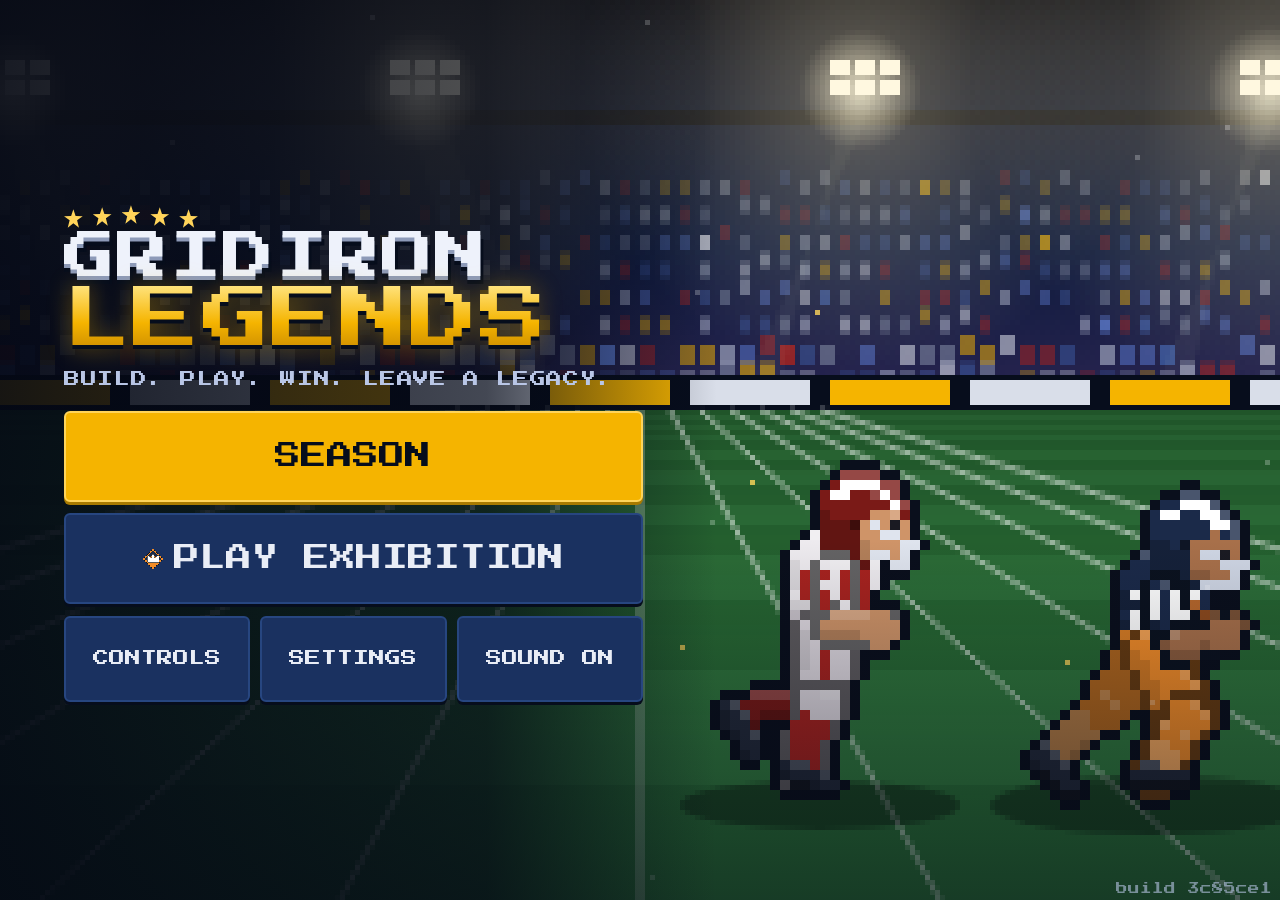
<file: index.html>
<!doctype html>
<html lang="en">
  <head>
    <meta name="robots" content="noindex,nofollow" />
    <meta charset="UTF-8" />
    <meta name="viewport" content="width=device-width, initial-scale=1, maximum-scale=1, user-scalable=no, viewport-fit=cover" />
    <meta name="theme-color" content="#0b1730" />
    <meta name="mobile-web-app-capable" content="yes" />
    <meta name="apple-mobile-web-app-capable" content="yes" />
    <meta name="apple-mobile-web-app-status-bar-style" content="black-translucent" />
    <meta name="apple-mobile-web-app-title" content="Gridiron" />
    <link rel="icon" type="image/png" sizes="32x32" href="./favicon-32.png" />
    <link rel="icon" href="./favicon.ico" sizes="any" />
    <link rel="apple-touch-icon" href="./apple-touch-icon.png" />
    <link rel="manifest" href="./manifest.webmanifest" />
    <title>Gridiron Legends</title>
    <script type="module" crossorigin src="./assets/index-B13g34JE.js"></script>
    <link rel="modulepreload" crossorigin href="./assets/rolldown-runtime-4tVxZq34.js">
    <link rel="modulepreload" crossorigin href="./assets/react-Br0ptrPz.js">
    <link rel="modulepreload" crossorigin href="./assets/store-CyBKmIxR.js">
    <link rel="modulepreload" crossorigin href="./assets/seasonSave-wXHTCeVS.js">
    <link rel="modulepreload" crossorigin href="./assets/dist-CMedSjkm.js">
    <link rel="modulepreload" crossorigin href="./assets/preload-helper-DclECHGd.js">
    <link rel="modulepreload" crossorigin href="./assets/orientation-B1HP1fCb.js">
    <link rel="stylesheet" crossorigin href="./assets/index-DMfNVBkq.css">
  </head>
  <body>
    <div id="root"></div>
  </body>
</html>
</file>
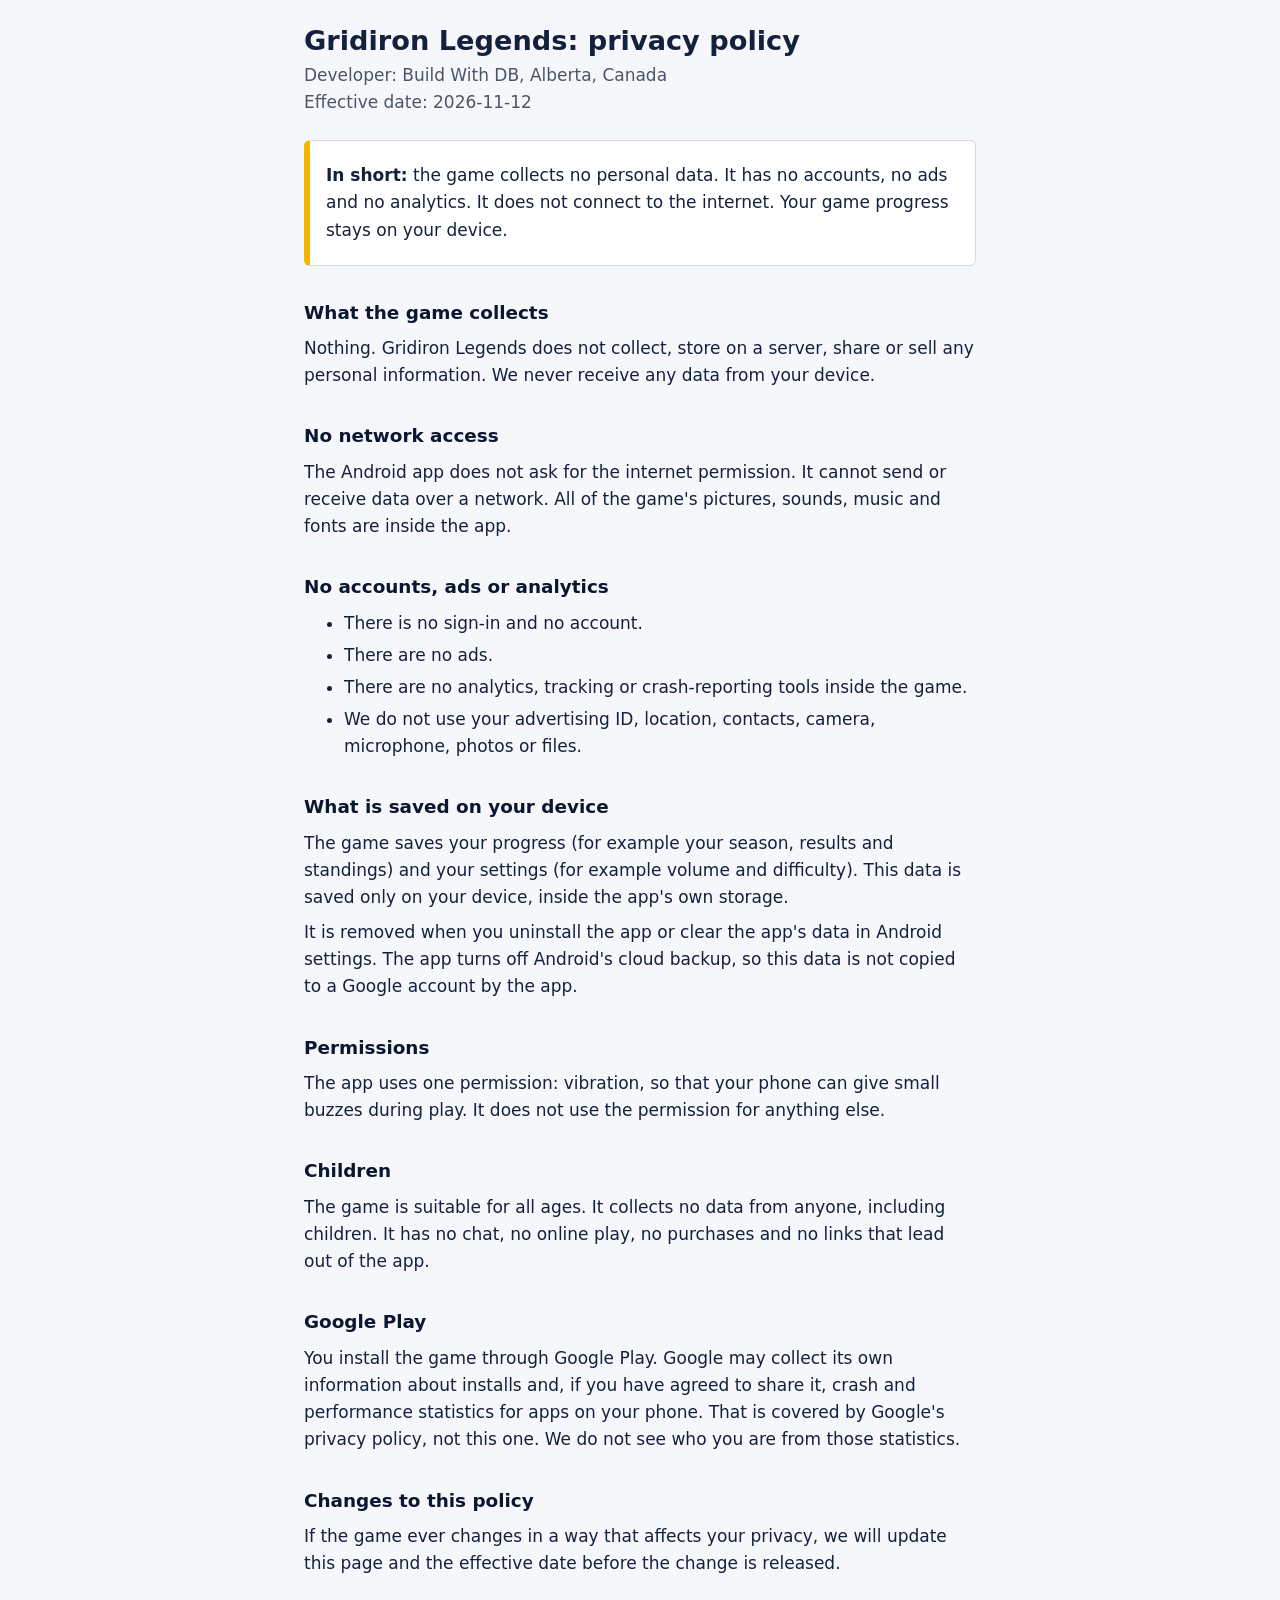
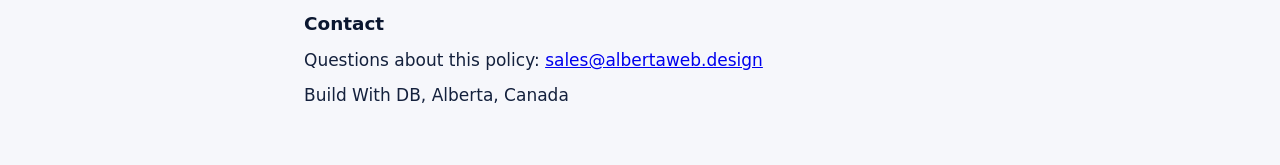
<file: privacy/index.html>
<!doctype html>
<html lang="en">
<head>
<meta charset="utf-8">
<meta name="viewport" content="width=device-width, initial-scale=1">
<title>Gridiron Legends privacy policy</title>
<meta name="description" content="Privacy policy for the Android game Gridiron Legends by Build With DB.">
<style>
  :root { color-scheme: light dark; }
  body { margin: 0; background: #f6f7fb; color: #14213d; font: 17px/1.6 system-ui, -apple-system, "Segoe UI", Roboto, Arial, sans-serif; }
  main { max-width: 42rem; margin: 0 auto; padding: 1.5rem 1rem 3rem; }
  h1 { font-size: 1.7rem; line-height: 1.25; margin: 0 0 .25rem; }
  h2 { font-size: 1.15rem; margin: 2rem 0 .4rem; color: #0b1730; }
  p, ul { margin: .5rem 0; }
  li { margin: .3rem 0; }
  .meta { color: #4a5568; margin: 0 0 1.5rem; }
  .box { background: #fff; border: 1px solid #d5d9e4; border-left: 6px solid #f5b400; border-radius: 6px; padding: .8rem 1rem; }
  @media (prefers-color-scheme: dark) {
    body { background: #0b1730; color: #e8ecf5; }
    h2 { color: #ffd45a; }
    .meta { color: #aab3c7; }
    .box { background: #14264a; border-color: #2b3f6b; border-left-color: #f5b400; }
  }
</style>
</head>
<body>
<main>
  <h1>Gridiron Legends: privacy policy</h1>
  <p class="meta">Developer: Build With DB, Alberta, Canada<br>Effective date: 2026-11-12</p>

  <div class="box">
    <p><strong>In short:</strong> the game collects no personal data. It has no accounts, no ads and no analytics. It does not connect to the internet. Your game progress stays on your device.</p>
  </div>

  <h2>What the game collects</h2>
  <p>Nothing. Gridiron Legends does not collect, store on a server, share or sell any personal information. We never receive any data from your device.</p>

  <h2>No network access</h2>
  <p>The Android app does not ask for the internet permission. It cannot send or receive data over a network. All of the game's pictures, sounds, music and fonts are inside the app.</p>

  <h2>No accounts, ads or analytics</h2>
  <ul>
    <li>There is no sign-in and no account.</li>
    <li>There are no ads.</li>
    <li>There are no analytics, tracking or crash-reporting tools inside the game.</li>
    <li>We do not use your advertising ID, location, contacts, camera, microphone, photos or files.</li>
  </ul>

  <h2>What is saved on your device</h2>
  <p>The game saves your progress (for example your season, results and standings) and your settings (for example volume and difficulty). This data is saved only on your device, inside the app's own storage.</p>
  <p>It is removed when you uninstall the app or clear the app's data in Android settings. The app turns off Android's cloud backup, so this data is not copied to a Google account by the app.</p>

  <h2>Permissions</h2>
  <p>The app uses one permission: vibration, so that your phone can give small buzzes during play. It does not use the permission for anything else.</p>

  <h2>Children</h2>
  <p>The game is suitable for all ages. It collects no data from anyone, including children. It has no chat, no online play, no purchases and no links that lead out of the app.</p>

  <h2>Google Play</h2>
  <p>You install the game through Google Play. Google may collect its own information about installs and, if you have agreed to share it, crash and performance statistics for apps on your phone. That is covered by Google's privacy policy, not this one. We do not see who you are from those statistics.</p>

  <h2>Changes to this policy</h2>
  <p>If the game ever changes in a way that affects your privacy, we will update this page and the effective date before the change is released.</p>

  <h2>Contact</h2>
  <p>Questions about this policy: <a href="mailto:sales@albertaweb.design">sales@albertaweb.design</a></p>
  <p>Build With DB, Alberta, Canada</p>
</main>
</body>
</html>
</file>
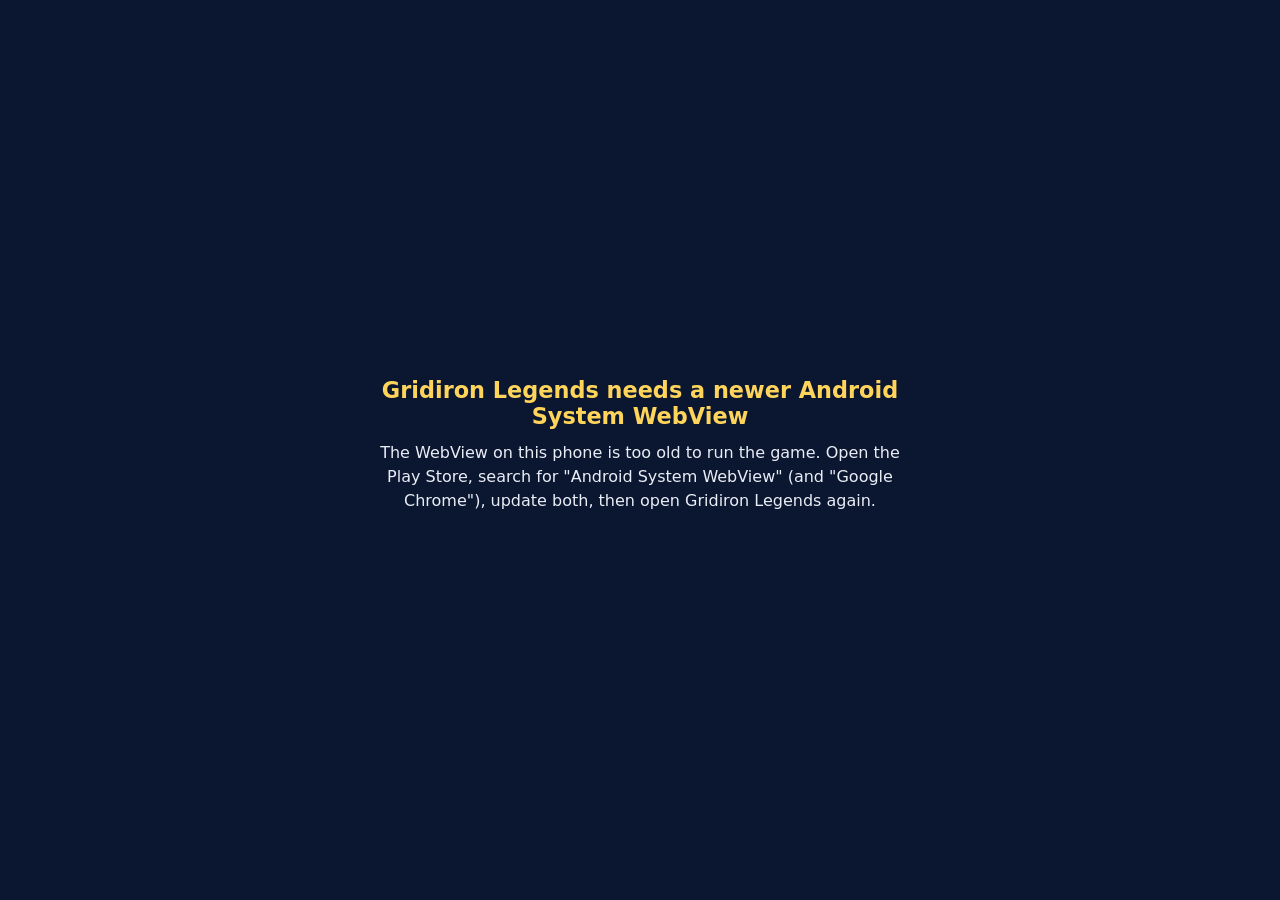
<file: webview-too-old.html>
<!doctype html>
<html lang="en">
<head>
<meta charset="utf-8">
<meta name="viewport" content="width=device-width, initial-scale=1">
<title>Update Android System WebView</title>
<style>
  html, body { margin: 0; height: 100%; background: #0b1730; color: #e9edf6; font-family: system-ui, sans-serif; }
  body { display: flex; align-items: center; justify-content: center; text-align: center; }
  main { max-width: 34em; padding: 24px; }
  h1 { color: #ffd45a; font-size: 1.4em; margin: 0 0 12px; }
  p { line-height: 1.5; margin: 0 0 10px; }
</style>
</head>
<body>
<main>
  <h1>Gridiron Legends needs a newer Android System WebView</h1>
  <p>The WebView on this phone is too old to run the game. Open the Play Store, search for "Android System WebView" (and "Google Chrome"), update both, then open Gridiron Legends again.</p>
</main>
</body>
</html>
</file>
<file: assets/index-DMfNVBkq.css>
@font-face{font-family:"Press Start 2P";font-style:normal;font-weight:400;font-display:swap;src:url(./PressStart2P-latin-_wFEWmAB.woff2)format("woff2")}:root{--navy-950:#060d1c;--navy-900:#0b1730;--navy-800:#11224a;--navy-700:#1a3160;--navy-600:#274680;--gold:#f5b400;--gold-hi:#ffd45a;--gold-lo:#a87a00;--ink:#e9edf6;--muted:#8fa0c4;--red:#ff5a4e;--green:#2fd07a;--amber:#ffc93c;--lw:100vw;--lh:100vh;--sa-t:env(safe-area-inset-top,0px);--sa-r:env(safe-area-inset-right,0px);--sa-b:env(safe-area-inset-bottom,0px);--sa-l:env(safe-area-inset-left,0px);--u:min(calc(var(--lh) / 100), calc(var(--lw) * .005625));--px:"Press Start 2P", ui-monospace, "Courier New", monospace;--sans:system-ui, -apple-system, "Segoe UI", Roboto, "Helvetica Neue", Arial, sans-serif;--fs-s:max(8px, calc(var(--u) * 2.2));--fs-m:max(9px, calc(var(--u) * 2.7));--fs-l:max(11px, calc(var(--u) * 3.6));--tap:max(48px, calc(var(--u) * 12));--lightningcss-light: ;--lightningcss-dark:initial;color-scheme:dark}@supports (height:100dvh){:root{--lh:100dvh}}*{box-sizing:border-box;-webkit-tap-highlight-color:transparent}html,body,#root{overscroll-behavior:none;touch-action:pan-x pan-y;-webkit-text-size-adjust:100%;-moz-text-size-adjust:100%;text-size-adjust:100%;background:var(--navy-950);width:100%;height:100%;color:var(--ink);font-family:var(--sans);-webkit-user-select:none;user-select:none;-webkit-touch-callout:none;margin:0;padding:0;overflow:hidden}body{position:fixed;inset:0}.app{position:fixed;inset:0;overflow:hidden}h1,h2,h3,h4{font-weight:400}.px{font-family:var(--px);letter-spacing:0;text-transform:uppercase}.btn{font-family:var(--px);font-size:var(--fs-m);text-transform:uppercase;color:var(--ink);background:var(--navy-700);border:2px solid var(--navy-600);box-shadow:0 3px 0 var(--navy-950);min-height:var(--tap);cursor:pointer;touch-action:manipulation;text-align:center;border-radius:6px;justify-content:center;align-items:center;gap:6px;min-width:48px;padding:6px 12px;line-height:1.2;display:inline-flex}.btn:hover{background:var(--navy-600)}.btn:active,.btn.pressed{box-shadow:0 0 0 var(--navy-950);filter:brightness(1.12);transition:none;transform:translateY(3px)scale(.985)}.btn{transition:transform 80ms ease-out,box-shadow 80ms ease-out,filter 80ms}.btn[aria-pressed=true]{border-color:var(--gold)}.btn:focus-visible{outline:3px solid var(--gold-hi);outline-offset:2px}.btn[disabled]{opacity:.4;cursor:not-allowed}.btn.primary{background:var(--gold);color:var(--navy-950);border-color:var(--gold-hi);box-shadow:0 3px 0 var(--gold-lo)}.btn.primary:hover{background:var(--gold-hi)}.btn.primary:active{box-shadow:0 0 0 var(--gold-lo)}.btn.big{min-height:calc(var(--tap) * 1.1);font-size:var(--fs-l);gap:10px}.btn.selected{background:var(--gold);color:var(--navy-950);border-color:var(--gold-hi)}.btn.ghost{box-shadow:none;background:0 0}.seg{gap:4px;display:flex}.seg .btn{min-width:0;font-size:var(--fs-s);flex:1 1 0;padding:4px 2px}.screen{padding:max(8px, var(--sa-t)) max(10px, var(--sa-r)) max(8px, var(--sa-b)) max(10px, var(--sa-l));background:radial-gradient(120% 90% at 50% 0%, var(--navy-800) 0%, var(--navy-900) 55%, var(--navy-950) 100%);flex-direction:column;display:flex;position:absolute;inset:0}.screen:before{content:"";pointer-events:none;background:repeating-linear-gradient(90deg, #ffffff09 0 2px, transparent 2px calc(var(--u) * 10)), linear-gradient(180deg, transparent 70%, #f5b40014);position:absolute;inset:0}.screen>*{position:relative}.title{padding-left:max(calc(var(--lw) * .05), var(--sa-l));flex:1;justify-content:center;align-items:flex-start;overflow:hidden}.title:before{display:none}.title-backdrop{width:100%;height:100%;image-rendering:pixelated;object-fit:cover;object-position:50% 100%;z-index:0;inset:0;position:absolute!important}.title-shade{z-index:1;pointer-events:none;background:linear-gradient(90deg,#040814eb 0%,#040814b3 38%,#04081400 56%),linear-gradient(#04081400 60%,#0408148c);inset:0;position:absolute!important}.title-col{z-index:2;justify-content:center;gap:calc(var(--u) * 3.4);width:min(48%, calc(var(--u) * 92));flex-direction:column;height:100%;display:flex;position:relative}.logo-wrap{gap:calc(var(--u) * 1.2);flex-direction:column;display:flex}.logo-stars{gap:calc(var(--u) * 1.4);height:calc(var(--u) * 3.6);align-items:flex-end;display:flex}.logo-stars i{width:calc(var(--u) * 2.6);height:calc(var(--u) * 2.6);background:var(--gold-hi);clip-path:polygon(50% 0,62% 36%,100% 38%,70% 60%,80% 100%,50% 76%,20% 100%,30% 60%,0 38%,38% 36%);display:block}.logo{gap:calc(var(--u) * .2);font-family:var(--px);white-space:nowrap;flex-direction:column;margin:0;line-height:1;display:flex}.logo-a{font-size:calc(var(--u) * 7.2);color:#eef2fb;text-shadow:0 calc(var(--u) * .5) 0 #8d9ab8, 0 calc(var(--u) * 1.1) 0 var(--navy-950), calc(var(--u) * .4) calc(var(--u) * 1.1) 0 var(--navy-950);letter-spacing:.02em}.logo-b{font-size:calc(var(--u) * 9.4);color:var(--gold-hi);background:linear-gradient(#ffe27a 0%,#f5b400 55%,#c98a00 100%);-webkit-text-fill-color:transparent;filter:drop-shadow(0 calc(var(--u) * .6) 0 var(--navy-950)) drop-shadow(0 0 calc(var(--u) * 1.6) #f5b40059);letter-spacing:.02em;-webkit-background-clip:text;background-clip:text}.tagline{font-family:var(--px);font-size:var(--fs-s);color:#b9c6e6;margin:calc(var(--u) * 1.2) 0 0;letter-spacing:.04em}.stack{gap:calc(var(--u) * 1.6);flex-direction:column;align-items:stretch;width:100%;display:flex}.row3{gap:calc(var(--u) * 1.4);grid-template-columns:1fr 1fr 1fr;display:grid}.row3 .btn{font-size:var(--fs-s);padding:4px 3px}.crest{image-rendering:pixelated;flex:none;display:block}.kit-preview{image-rendering:pixelated;height:calc(var(--u) * 17);aspect-ratio:44/35;flex:none;width:auto;display:block}.rates .bar{height:max(5px, calc(var(--u) * .9))}.slot-card .name{font-size:max(var(--fs-m), calc(var(--u) * 3))}.footer-note{font-size:var(--fs-s);color:var(--muted)}.screen-head{min-height:var(--tap);flex:none;align-items:center;gap:10px;display:flex}.screen-head h2{text-transform:uppercase;font-family:var(--px);font-size:var(--fs-l);color:var(--gold);flex:1;margin:0}.select-body{flex:1;grid-template-columns:27% 1fr 27%;gap:10px;min-height:0;padding-top:6px;display:grid}.col{flex-direction:column;gap:8px;min-height:0;display:flex}.slot-card{border:2px solid var(--navy-600);background:var(--navy-800);text-align:left;min-height:0;color:var(--ink);cursor:pointer;font-family:var(--sans);border-radius:8px;flex-direction:column;flex:1;gap:4px;padding:8px 10px;display:flex;overflow:hidden}.slot-card.active{border-color:var(--gold);box-shadow:0 0 0 2px #f5b40059}.slot-card .tag{font-family:var(--px);font-size:var(--fs-s);color:var(--gold)}.slot-card .abbr{font-family:var(--px);font-size:var(--fs-l)}.slot-main{justify-content:space-between;align-items:flex-end;gap:6px;min-width:0;display:flex}.slot-id{align-items:center;gap:6px;min-width:0;display:flex}.rates{grid-template-columns:repeat(4,1fr);gap:3px 6px;display:grid}.tag-row{justify-content:space-between;align-items:baseline;gap:6px;display:flex}.rate{flex-direction:column;gap:2px;min-width:0;display:flex}.rate em{font-style:normal;font-family:var(--px);color:var(--muted);font-size:7px;line-height:1}.slot-card .name{font-size:var(--fs-m);font-weight:700;line-height:1.15}.slot-card .meta{font-size:var(--fs-s);color:var(--muted)}.chips{gap:3px;display:flex}.chip{width:calc(var(--u) * 3.4);height:calc(var(--u) * 3.4);border:1px solid #ffffff59;border-radius:3px;min-width:12px;min-height:12px}.ovr{font-family:var(--px);font-size:var(--fs-s);color:var(--gold-hi)}.bar{background:var(--navy-950);border-radius:3px;height:5px;overflow:hidden}.bar>i{background:linear-gradient(90deg, var(--gold-lo), var(--gold-hi));height:100%;display:block}.team-grid{grid-template-rows:repeat(4,1fr);grid-template-columns:repeat(4,1fr);gap:6px;min-height:0;display:grid}.team-tile{border:2px solid var(--navy-600);background:var(--navy-800);min-width:0;min-height:48px;color:var(--ink);cursor:pointer;text-align:left;font-family:var(--sans);border-radius:6px;flex-direction:column;justify-content:center;align-items:flex-start;gap:2px;padding:4px 4px 4px 15px;display:flex;position:relative;overflow:hidden}.team-tile:before{content:"";background:var(--c1);width:5px;box-shadow:5px 0 0 var(--c2);position:absolute;top:0;bottom:0;left:0}.team-tile .abbr{font-family:var(--px);font-size:var(--fs-m)}.team-tile .crest{opacity:.95;position:absolute;bottom:4px;right:4px}.team-tile .nick{font-size:var(--fs-s);color:var(--muted);white-space:nowrap;text-overflow:ellipsis;max-width:100%;overflow:hidden}.team-tile .ovr{font-size:var(--fs-s)}.team-tile.you{border-color:var(--gold)}.team-tile.opp{border-color:var(--red)}.team-tile .badge{font-family:var(--px);background:var(--gold);color:var(--navy-950);border-radius:3px;padding:2px 3px;font-size:7px;position:absolute;top:3px;right:3px}.team-tile.opp .badge{background:var(--red);color:#fff}.settings{flex-direction:column;gap:6px;min-height:0;display:flex}.setting{flex-direction:column;gap:3px;display:flex}.setting label,.setting .lbl{font-family:var(--px);font-size:var(--fs-s);color:var(--muted)}.settings .start{margin-top:auto}.match{position:absolute;inset:0}.field-layer{background:var(--navy-950);position:absolute;bottom:0;left:0;right:0;overflow:hidden}.field-layer canvas{touch-action:none;display:block}.field-host{position:absolute;inset:0}.vignette.off{display:none}.vignette{pointer-events:none;position:absolute;inset:0}.vignette i{display:block;position:absolute}.vignette .vl{background:linear-gradient(90deg,#0206128c,#02061200);width:8%;top:0;bottom:0;left:0}.vignette .vr{background:linear-gradient(270deg,#0206128c,#02061200);width:8%;top:0;bottom:0;right:0}.vignette .vb{background:linear-gradient(#02061200,#02061280);height:12%;bottom:0;left:0;right:0}.scorebar{background:linear-gradient(180deg, var(--navy-800), var(--navy-950));box-shadow:0 2px 0 var(--gold);z-index:30;font-family:var(--px);font-size:var(--fs-m);align-items:stretch;gap:0;display:flex;position:absolute;top:0;left:0;right:0;overflow:hidden}.sb-cell{padding:0 calc(var(--u) * 1.6);white-space:nowrap;border-right:1px solid #ffffff14;align-items:center;gap:6px;min-width:0;display:flex}.sb-pause{width:48px;min-width:48px;color:var(--gold);font-family:var(--px);font-size:var(--fs-l);cursor:pointer;touch-action:manipulation;background:0 0;border:0;justify-content:center;padding:0}.sb-pause:hover{background:#ffffff14}.sb-speed{width:48px;min-width:48px;color:var(--muted);font-family:var(--px);font-size:var(--fs-m);cursor:pointer;touch-action:manipulation;background:0 0;border:0;justify-content:center;padding:0}.sb-speed.on{color:var(--navy-950);background:var(--gold)}.pause-icon{gap:5px;display:flex}.pause-icon i{background:var(--gold);border-radius:1px;width:5px;height:18px}.sb-team{gap:6px;position:relative}.sb-team.has-ball:after{content:"";background:var(--gold);height:3px;box-shadow:0 0 8px var(--gold);position:absolute;bottom:0;left:0;right:0}.sb-team.has-ball{background:linear-gradient(#f5b40000,#f5b40029)}.sb-meta{flex-direction:column;align-items:center;gap:3px;display:flex}.sb-score{font-size:var(--fs-l);color:var(--gold-hi);text-align:right;min-width:2ch}.sb-ball{background:#a85a26;border:1px solid #f3ead8;border-radius:50%;flex:none;width:8px;height:5px}.pips{gap:2px;display:flex}.pips i{background:var(--gold);border-radius:50%;width:5px;height:5px}.pips i.off{background:var(--navy-600)}.sb-clock{flex-direction:column;justify-content:center;gap:2px;line-height:1}.sb-clock b{font-size:var(--fs-l);color:var(--ink);font-weight:400}.sb-clock small{font-size:var(--fs-s);color:var(--muted)}.sb-sit{color:var(--ink);flex:1;justify-content:center;min-width:0;overflow:hidden}.sb-play{color:var(--muted);flex-direction:column;justify-content:center;gap:2px;font-size:7px;line-height:1}.sb-play b{font-size:var(--fs-l);color:var(--gold-hi);font-weight:400}.sb-play.low b{color:var(--red)}.sb-teams{flex:none;align-items:stretch;display:flex}.zone{z-index:20;pointer-events:none;position:absolute}.zone.hint{border:2px dashed #fff0}.input-layer{z-index:15;touch-action:none;-webkit-user-select:none;user-select:none;position:absolute}.tbtn{z-index:22;font-family:var(--px);font-size:var(--fs-s);color:var(--ink);border:3px solid var(--gold);text-align:center;pointer-events:none;text-transform:uppercase;background:radial-gradient(circle at 35% 30%,#ffffff38,#fff0 55%),#11224ad1;border-radius:50%;justify-content:center;align-items:center;padding:0;line-height:1.1;display:flex;position:absolute;box-shadow:0 3px #00000080}.tbtn.down{background:var(--gold);color:var(--navy-950);transform:translateY(2px);box-shadow:0 1px #00000080}.tbtn.snap{border-color:var(--green)}.tbtn.recv{font-size:calc(var(--u) * 5.6);color:#0a0f1c;background:#9aa6bf;border-width:4px;border-color:#0a0f1c;font-weight:400;box-shadow:0 3px #00000080,inset 0 5px #ffffff47}.tbtn.recv[data-tint=g]{background:#2fd07a}.tbtn.recv[data-tint=a]{background:#ffc93c}.tbtn.recv[data-tint=r]{background:#ff5a4e}.tbtn.recv.down{color:#0a0f1c;filter:brightness(1.15);transform:translateY(3px)scale(.94)}.tbtn.recv.best{box-shadow:0 0 0 4px var(--gold), 0 0 16px 6px #ffd45acc;border-color:#fff}.tbtn.snap.down{background:var(--green)}.stick-ghost,.stick-base{z-index:21;pointer-events:none;border-radius:50%;position:absolute}.stick-ghost{background:#ffffff0a;border:2px dashed #ffffff38;border-radius:22px;justify-content:center;align-items:center;display:flex}.stick-ghost span{font-family:var(--px);font-size:max(7px, calc(var(--u) * 1.8));color:#ffffff73;letter-spacing:.08em;position:absolute;top:8px}.stick-ghost i{border:2px dashed #ffffff47;border-radius:50%;display:block}.stick-base{background:#0b173073;border:3px solid #ffffff8c}.pad-mark{opacity:.8;border:5px solid #0000;width:0;height:0;position:absolute}.pad-mark.n{border-top:0;border-bottom:7px solid #ffffffe6;top:5px;left:calc(50% - 5px)}.pad-mark.s{border-top:7px solid #ffffffe6;border-bottom:0;bottom:5px;left:calc(50% - 5px)}.pad-mark.w{border-left:0;border-right:7px solid #ffffffe6;top:calc(50% - 5px);left:5px}.pad-mark.e{border-left:7px solid #ffffffe6;border-right:0;top:calc(50% - 5px);right:5px}.stick-knob{background:radial-gradient(circle at 35% 30%, var(--gold-hi), var(--gold));border:2px solid var(--gold-lo);border-radius:50%;position:absolute;top:50%;left:50%}.hint-text{z-index:25;font-family:var(--px);font-size:var(--fs-s);color:var(--navy-950);background:var(--gold);pointer-events:none;white-space:nowrap;border-radius:4px;padding:5px 10px;position:absolute;left:50%;transform:translate(-50%)}.banner{z-index:26;align-items:stretch;gap:calc(var(--u) * 2);min-width:40%;max-width:78%;padding:calc(var(--u) * 1.4) calc(var(--u) * 3);border:3px solid var(--gold);pointer-events:none;background:linear-gradient(#142652f5,#081024f5);border-radius:8px;animation:.3s cubic-bezier(.2,1.4,.4,1) both slam;display:flex;position:absolute;left:50%;transform:translate(-50%);box-shadow:0 6px #0006,0 0 24px #f5b4001f}.banner.good{border-color:var(--green)}.banner.bad{border-color:var(--red)}.banner .b-text{text-align:center;flex-direction:column;flex:1;justify-content:center;min-width:0;display:flex}.banner .yds{min-width:calc(var(--u) * 15);padding-right:calc(var(--u) * 2);font-family:var(--px);border-right:2px solid #ffffff24;flex-direction:column;justify-content:center;align-items:center;display:flex}.banner .yds b{font-weight:400;font-size:calc(var(--u) * 6.4);color:var(--gold-hi);text-shadow:0 3px #00000080;line-height:1}.banner.good .yds b{color:var(--green)}.banner.bad .yds b{color:var(--red)}.banner .yds small{font-size:var(--fs-s);color:var(--muted);margin-top:4px}.banner h3{font-family:var(--px);font-size:var(--fs-l);color:var(--gold-hi);margin:0;line-height:1.2}.banner.good h3{color:var(--green)}.banner.bad h3{color:var(--red)}.banner.k-td{border-color:var(--gold);background:linear-gradient(#6e4c00f5,#281a00f5);animation:.3s cubic-bezier(.2,1.4,.4,1) both slam,1s ease-in-out infinite alternate glow}.banner.k-td h3{font-size:calc(var(--u) * 5.2);color:#fff3b0;text-shadow:0 3px #8a5d00,0 6px #00000073}.banner.k-turnover{border-color:var(--red);background:linear-gradient(#78120ef5,#240606f5);animation:.25s cubic-bezier(.2,1.6,.4,1) both slam,.35s linear .1s shake}.banner.k-turnover h3{font-size:calc(var(--u) * 4.6);color:#ffd7d2}.banner p{margin:calc(var(--u) * .9) 0 0;font-size:var(--fs-m);color:var(--ink)}.banner .tap{margin-top:calc(var(--u) * .8);font-family:var(--px);color:var(--muted);font-size:7px;display:block}@keyframes slam{0%{opacity:0;transform:translate(-50%)scale(1.5)}to{opacity:1;transform:translate(-50%)scale(1)}}@keyframes glow{0%{box-shadow:0 6px #0006,0 0 14px #f5b40033}to{box-shadow:0 6px #0006,0 0 34px #ffd23f99}}@keyframes shake{0%,to{margin-left:0}25%{margin-left:-6px}75%{margin-left:6px}}@keyframes pop{0%{opacity:0;transform:scale(.85)}to{opacity:1;transform:scale(1)}}.toast{z-index:27;font-family:var(--px);font-size:var(--fs-s);background:var(--red);color:#fff;pointer-events:none;white-space:nowrap;border-radius:4px;padding:5px 10px;position:absolute;left:50%;transform:translate(-50%)}.overlay{z-index:40;bottom:0;left:0;right:0;top:var(--bar,48px);padding:max(8px, calc(var(--u) * 1.6)) max(10px, var(--sa-r)) max(8px, var(--sa-b)) max(10px, var(--sa-l));justify-content:center;align-items:center;gap:calc(var(--u) * 1.4);background:#060d1ce6;flex-direction:column;display:flex;position:absolute}.overlay.full{top:0}.overlay.card{background:#060d1c80}.overlay h2{text-transform:uppercase;font-family:var(--px);font-size:var(--fs-l);color:var(--gold);text-align:center;margin:0;line-height:1.25}.overlay .sub{font-family:var(--px);font-size:var(--fs-s);color:var(--muted);text-align:center;line-height:1.5}.panel{background:var(--navy-800);border:3px solid var(--gold);padding:calc(var(--u) * 2) calc(var(--u) * 3);gap:calc(var(--u) * 1.6);border-radius:10px;flex-direction:column;align-items:center;max-width:94%;display:flex;box-shadow:0 6px #00000073}.call-head{flex:none;justify-content:space-between;align-items:center;gap:10px;width:100%;display:flex}.call-head .sit{font-family:var(--px);font-size:var(--fs-s);color:var(--ink)}.call-head h2{text-align:left}.cards{gap:calc(var(--u) * 1.4);flex:1;grid-template-rows:repeat(2,1fr);grid-template-columns:repeat(4,1fr);width:100%;min-height:0;display:grid}.call-tabs{gap:calc(var(--u) * .8);flex-wrap:wrap;flex:none;width:100%;display:flex}.call-tabs .tab{min-width:0;min-height:48px;font-size:var(--fs-s);flex:1 1 0;padding:2px 4px}.call-tabs .tab.selected{background:var(--gold);color:var(--navy-950);border-color:var(--gold-hi)}.card-btn{background:var(--navy-700);border:2px solid var(--navy-600);min-width:0;min-height:48px;box-shadow:0 3px 0 var(--navy-950);color:var(--ink);cursor:pointer;touch-action:manipulation;font-family:var(--sans);border-radius:8px;flex-direction:column;align-items:stretch;gap:2px;padding:4px 6px;display:flex;position:relative;overflow:hidden}.card-btn:hover,.card-btn:focus-visible{border-color:var(--gold);background:var(--navy-600);outline:none}.card-btn.suggested{border-color:var(--gold);box-shadow:0 0 0 2px #f5b40080, 0 3px 0 var(--navy-950);background:linear-gradient(180deg, #223a74, var(--navy-700))}.card-btn .pick{font-family:var(--px);background:var(--gold);color:var(--navy-950);pointer-events:none;border-radius:3px;padding:2px 4px;font-size:7px;position:absolute;bottom:5px;right:5px}.card-btn:active{box-shadow:none;transform:translateY(2px)}.card-top,.card-tag{flex:none}.card-top{justify-content:space-between;align-items:center;gap:4px;display:flex}.card-name{font-family:var(--px);font-size:var(--fs-s);text-align:left;min-width:0;line-height:1.2;overflow:hidden}.card-key{font-family:var(--px);color:var(--navy-950);background:var(--gold);border-radius:3px;flex:none;padding:2px 4px;font-size:7px}.card-tag{font-family:var(--px);text-align:left;color:var(--muted);font-size:7px}.card-tag.run,.card-tag.man{color:var(--amber)}.card-tag.pass,.card-tag.zonecall{color:#7fd1ff}.card-tag.blitz{color:var(--red)}.card-diagram{flex:1;width:100%;min-height:0}.card-diagram svg{width:100%;height:100%;display:block}.choice-row{gap:calc(var(--u) * 2);display:flex}.choice{min-width:calc(var(--u) * 26);min-height:calc(var(--u) * 20);font-size:var(--fs-m);flex-direction:column;gap:6px}.choice small{font-family:var(--sans);font-size:var(--fs-s);text-transform:none;opacity:.85}.meter{z-index:24;left:50%;bottom:max(8px, var(--sa-b));width:min(44%, calc(var(--u) * 70));border:3px solid var(--gold);padding:calc(var(--u) * 1.4) calc(var(--u) * 2);gap:calc(var(--u) * 1);pointer-events:none;background:#0b1730eb;border-radius:8px;flex-direction:column;display:flex;position:absolute;transform:translate(-50%)}.meter .lbl{font-family:var(--px);font-size:var(--fs-s);color:var(--gold-hi);justify-content:space-between;display:flex}.meter .track{height:calc(var(--u) * 4.2);background:var(--navy-950);border:2px solid var(--navy-600);border-radius:4px;min-height:18px;position:relative;overflow:hidden}.meter .sweet{background:#2fd07a59;position:absolute;top:0;bottom:0}.meter .mid{background:#ffffff80;width:2px;position:absolute;top:0;bottom:0;left:calc(50% - 1px)}.meter .fill{background:linear-gradient(90deg, var(--gold-lo), var(--gold-hi));position:absolute;top:0;bottom:0;left:0}.meter .mark{width:5px;box-shadow:0 0 0 2px var(--navy-950);background:#fff;border-radius:2px;margin-left:-2px;position:absolute;top:-2px;bottom:-2px}.meter .lock{background:var(--green);width:3px;margin-left:-1px;position:absolute;top:0;bottom:0}.meter .tapnote{font-family:var(--px);color:var(--muted);text-align:center;font-size:7px}.pause-menu{gap:calc(var(--u) * 1.6);min-width:min(64%, calc(var(--u) * 58))}.help{gap:calc(var(--u) * 2);width:100%;font-size:var(--fs-m);grid-template-columns:repeat(3,1fr);display:grid}.help h4{font-family:var(--px);font-size:var(--fs-s);color:var(--gold-hi);margin:0 0 4px}.help ul{flex-direction:column;gap:3px;margin:0;padding:0;list-style:none;display:flex}.help li{line-height:1.25;font-size:max(10px, calc(var(--u) * 2.6))}.help li b{font-family:var(--px);color:var(--gold);font-size:.82em;font-weight:400}.drive-card .headline{font-family:var(--px);font-size:var(--fs-l);text-align:center}.drive-card .headline.good{color:var(--green)}.drive-card .headline.bad{color:var(--red)}.drive-card ul{font-size:var(--fs-m);flex-direction:column;gap:2px;width:100%;margin:0;padding:0;list-style:none;display:flex}.drive-card .stats{font-family:var(--px);font-size:var(--fs-s);color:var(--muted)}.post-body{flex:1;grid-template-columns:1fr 1fr;gap:12px;min-height:0;padding-top:4px;display:grid}.box{background:var(--navy-800);border:2px solid var(--navy-600);padding:calc(var(--u) * 1.6);gap:calc(var(--u) * 1.2);border-radius:8px;flex-direction:column;min-height:0;display:flex;overflow:hidden}.result{font-family:var(--px);font-size:var(--fs-l);text-align:center;color:var(--gold);margin:0}.final-score{font-family:var(--px);justify-content:space-around;align-items:center;display:flex}.final-score div{flex-direction:column;align-items:center;gap:3px;display:flex}.final-score .n{font-size:calc(var(--u) * 7);color:var(--gold-hi)}.final-score .a{font-size:var(--fs-m)}.final-score .w .n{color:var(--green)}table.qt{border-collapse:collapse;width:100%;font-family:var(--px);font-size:var(--fs-s);text-align:center}table.qt th{color:var(--muted);padding:2px;font-weight:400}table.qt td{padding:3px 2px}table.qt td:first-child,table.qt th:first-child{text-align:left}table.qt tr+tr td{border-top:1px solid #ffffff14}.stat-row{font-size:var(--fs-m);border-bottom:1px solid #ffffff0f;grid-template-columns:1fr auto 1fr;align-items:center;gap:6px;padding:2px 0;display:grid}.stat-row span:first-child{text-align:right;font-family:var(--px);font-size:var(--fs-s);color:var(--gold-hi)}.stat-row span:last-child{text-align:left;font-family:var(--px);font-size:var(--fs-s);color:var(--gold-hi)}.stat-row span:nth-child(2){color:var(--muted);font-size:var(--fs-s);text-align:center;min-width:11ch}.star{font-size:var(--fs-s);color:var(--ink);line-height:1.35}.star b{font-family:var(--px);color:var(--gold);font-size:.85em;font-weight:400}.post-actions{flex:none;gap:10px;padding-top:8px;display:flex}.post-actions .btn{flex:1}.crash{z-index:3000;justify-content:center;align-items:center;gap:calc(var(--u) * 2.2);text-align:center;background:var(--navy-950);color:var(--ink);flex-direction:column;padding:16px 24px;display:flex;position:absolute;inset:0}.crash h2{font-family:var(--px);font-size:var(--fs-l);color:var(--gold-hi);margin:0}.crash-msg{font-family:var(--sans);font-size:max(13px, calc(var(--u) * 2.8));color:var(--ink);word-break:break-word;max-width:80%;margin:0}.crash-build{font-family:var(--px);font-size:var(--fs-s);color:var(--muted);margin:0}.crash .btn{min-width:160px}.sub.diag{font-size:max(6px, calc(var(--u) * 1.5));opacity:.6}.pause-why{margin-top:calc(var(--u) * 1.2);font-family:var(--px);font-size:max(6px, calc(var(--u) * 1.5));color:#b9c6e68c;text-align:center;letter-spacing:.02em}.build-id{right:max(8px, var(--sa-r));bottom:max(6px, var(--sa-b));z-index:3;pointer-events:none;font-family:var(--px);font-size:max(7px, calc(var(--u) * 1.6));color:#b9c6e699;position:absolute}:root[data-rot] .app{width:var(--lw);height:var(--lh);transform-origin:0 0;transform:translateX(var(--pw)) rotate(90deg);inset:0 auto auto 0}:root[data-rot] .scroll{touch-action:none}.sr-only{clip:rect(0 0 0 0);white-space:nowrap;width:1px;height:1px;position:absolute;overflow:hidden}:root[data-narrow] .select-body{grid-template-columns:22% 1fr 34%;gap:8px}:root[data-narrow] .team-tile .nick{display:none}:root[data-narrow] .team-tile{padding-left:14px}:root[data-narrow] .slot-card{padding:6px 8px}:root[data-narrow] .kit-preview{display:none}.panel.pop{animation:.28s cubic-bezier(.2,1.4,.4,1) both pop}.sub.gold{color:var(--gold)}.pause-menu .pause-grid{gap:calc(var(--u) * 1.4);grid-template-columns:1fr 1fr;align-items:end;width:100%;display:grid}.pause-grid .btn{min-width:0;font-size:var(--fs-s);padding:4px 6px}.lbl b.cur{color:var(--gold-hi);margin-left:6px;font-weight:400}.scroll.settings-scroll{max-height:calc(var(--lh) * .44);width:100%;margin-top:calc(var(--u) * .6);padding:0 2px calc(var(--u) * .6);flex:0 auto}.stepper-row{gap:calc(var(--u) * 1.4);grid-column:1/-1;grid-template-columns:repeat(3,minmax(0,1fr));align-items:end;display:grid}.stepper{flex-direction:column;gap:3px;min-width:0;display:flex}.stepper .lbl{font-family:var(--px);color:var(--muted);font-size:7px;line-height:1.25}.step-row{justify-content:space-between;align-items:center;gap:4px;display:flex}.step-row .btn{width:48px;font-size:var(--fs-l);flex:none;padding:0}.sound-test{grid-column:1/-1}.sound-test .step-row .btn.primary{width:auto;min-width:72px;font-size:var(--fs-s);padding:0 10px}.sound-test .step-row b{font-size:var(--fs-s);min-width:0;line-height:1.2}.step-row b{font-family:var(--px);font-weight:400;font-size:var(--fs-m);color:var(--gold-hi);text-align:center;flex:1}.score-line{justify-content:center;align-items:center;gap:calc(var(--u) * 2.4);font-family:var(--px);display:flex}.score-line .team{font-size:var(--fs-m);align-items:center;gap:6px;display:flex}.score-line .team b{font-weight:400}.score-line .n{font-size:calc(var(--u) * 7.2);color:var(--gold-hi);text-align:center;text-shadow:0 3px #00000080;min-width:2ch}.score-line .dash{color:var(--muted);font-size:var(--fs-l)}.interlude.halftime .panel,.overlay.final .panel{border-color:var(--gold-hi);box-shadow:0 6px #00000073,0 0 30px #f5b40059}.overlay.final h2{font-size:calc(var(--u) * 6)}.coin{width:calc(var(--u) * 7);height:calc(var(--u) * 7);background:radial-gradient(circle at 35% 30%, #fff1a8, var(--gold) 55%, var(--gold-lo));border:3px solid #fff3b0;border-radius:50%;place-items:center;animation:1.2s ease-in-out infinite flip;display:grid}.coin i{border:2px solid var(--gold-lo);border-radius:50%;width:38%;height:38%;display:block}@keyframes flip{0%{transform:rotateY(0)}50%{transform:rotateY(180deg)}to{transform:rotateY(360deg)}}.blink{animation:1s steps(2,start) infinite blink}@keyframes blink{50%{opacity:.55}}.dots{gap:8px;display:flex}.dots i{background:var(--gold);width:10px;height:10px;animation:.9s ease-in-out infinite hop;display:block}.dots i:nth-child(2){animation-delay:.15s}.dots i:nth-child(3){animation-delay:.3s}@keyframes hop{0%,to{transform:translateY(0)}40%{transform:translateY(-8px)}}.coach{z-index:28;width:min(78%, calc(var(--u) * 135));align-items:center;gap:calc(var(--u) * 1.2);padding:calc(var(--u) * .6) calc(var(--u) * 1.2);border:2px solid var(--gold);pointer-events:none;background:#08122af2;border-radius:8px;animation:.3s ease-out both coach-in;display:flex;position:absolute;left:50%;transform:translate(-50%);box-shadow:0 4px #0006}.coach .btn{pointer-events:auto}.coach.inline{position:relative;top:auto;left:auto;transform:none}.coach-icon{font-family:var(--px);background:var(--gold);color:var(--navy-950);border-radius:3px;flex:none;padding:3px 4px;font-size:7px}.coach-text{font-family:var(--sans);font-weight:700;font-size:max(11px, calc(var(--u) * 2.9));color:var(--ink);flex:1;min-width:0;line-height:1.3}.coach .btn{font-size:var(--fs-s);flex:none;padding:4px 8px}@keyframes coach-in{0%{opacity:0;transform:translate(-50%,-10px)}to{opacity:1;transform:translate(-50%)}}.coach.inline{animation:none}.tbtn{transition:transform 70ms,background 70ms}.tbtn.down{transform:translateY(3px)scale(.96)}@media (prefers-reduced-motion:reduce){.banner,.panel.pop,.coach,.coin,.blink,.dots i{animation:none!important}}.coach-card{max-width:min(84%, calc(var(--u) * 120));text-align:center;align-items:stretch}.coach-card .coach-icon{align-self:center}.coach-card .coach-text{text-align:center;font-size:max(12px, calc(var(--u) * 3.2))}.coach-actions{gap:calc(var(--u) * 1.6);justify-content:center;display:flex}.coach-actions .btn{flex:1}.coach-card.pop{animation:none}:root{--fs-t:max(10px, calc(var(--u) * 2.8));--row:calc(var(--u) * 5.6);--line:#ffffff2e}.btn.danger{border-color:var(--red);box-shadow:0 3px 0 var(--navy-950);background:#8c1c13}.btn.danger:hover{background:#a82418}.nm{white-space:nowrap;min-width:0;font-weight:700;line-height:1.3;display:block;overflow:hidden;container-type:inline-size}.nm>span{display:none}.nm>.nm-abbr{display:inline}@container (width>=7em){.nm>.nm-abbr{display:none}.nm>.nm-nick{display:inline}}@container (width>=13em){.nm>.nm-nick{display:none}.nm>.nm-full{display:inline}}.nm.px{font-family:var(--px);font-weight:400}.nm.px>.nm-nick,.nm.px>.nm-full{display:none}.nm.px>.nm-abbr{display:inline}@container (width>=12em){.nm.px>.nm-abbr{display:none}.nm.px>.nm-nick{display:inline}}@container (width>=22em){.nm.px>.nm-nick{display:none}.nm.px>.nm-full{display:inline}}.nm.wrap{white-space:normal;overflow:visible;container-type:normal}.nm.wrap>span{display:none}.nm.wrap>.nm-full{display:inline}.pn{white-space:nowrap;min-width:0;font-weight:600;display:block;overflow:hidden;container-type:inline-size}.pn>span{display:none}.pn>.pn-last{display:inline}@container (width>=7.6em){.pn>.pn-last{display:none}.pn>.pn-init{display:inline}}@container (width>=10.2em){.pn>.pn-init{display:none}.pn>.pn-full{display:inline}}.chip-team{font-family:var(--px);font-size:var(--fs-s);white-space:nowrap;align-items:center;gap:.4em;min-width:0;display:inline-flex}.chip-team b{font-weight:400}.tag-pill{font-family:var(--px);font-size:max(7px, calc(var(--u) * 1.9));background:var(--navy-600);color:var(--ink);white-space:nowrap;border-radius:3px;flex:none;padding:3px 5px;line-height:1;display:inline-block}.tag-pill.gold{background:var(--gold);color:var(--navy-950)}.tag-pill.good{background:var(--green);color:var(--navy-950)}.tag-pill.bad{background:var(--red);color:#fff}.tag-pill.muted{background:var(--navy-700);color:var(--muted)}.panel-empty{padding:calc(var(--u) * 3);text-align:center;font-family:var(--px);font-size:var(--fs-s);color:var(--muted);line-height:1.7}.scroll{overscroll-behavior:contain;touch-action:pan-y;-webkit-overflow-scrolling:touch;scrollbar-width:thin;scrollbar-color:var(--gold-lo) transparent;flex:1 1 0;min-height:0;overflow:hidden auto}.scroll::-webkit-scrollbar{width:5px}.scroll::-webkit-scrollbar-thumb{background:var(--gold-lo);border-radius:3px}.panel.confirm{max-width:min(88%, calc(var(--u) * 112));text-align:center}.panel.confirm h2{font-size:var(--fs-l)}.confirm-actions{gap:calc(var(--u) * 1.6);width:100%;display:flex}.confirm-actions .btn{min-width:0;font-size:var(--fs-s);flex:1 1 0;padding:4px 6px}.overlay-inline{flex:1;justify-content:center;align-items:center;min-height:0;display:flex}.problem-panel{text-align:left;max-width:min(92%, calc(var(--u) * 120));align-items:stretch}.problem-panel h2{font-family:var(--px);font-size:var(--fs-l);color:var(--gold);text-transform:uppercase;margin:0;line-height:1.3}.problem-panel .why{color:var(--amber);font-weight:700;font-size:max(11px, calc(var(--u) * 2.9));margin:0;line-height:1.4}.problem-panel .what{color:var(--ink);font-size:max(11px, calc(var(--u) * 2.8));margin:0;line-height:1.45}.season-btn{text-align:left;padding-left:calc(var(--u) * 2.4);justify-content:flex-start}.season-btn:not(:has(.crest)){text-align:center;justify-content:center;padding-left:12px}.season-btn-text{flex-direction:column;align-items:flex-start;gap:3px;min-width:0;line-height:1.15;display:flex}.season-btn:not(:has(.crest)) .season-btn-text{align-items:center}.season-btn-text small{font-size:var(--fs-s);color:#060d1cc7;letter-spacing:.02em}.season-btn-text small.warn{color:#7a1a12}.title .stack>.btn.big{min-height:calc(var(--tap) * 1.05)}.league-pick{flex-direction:column;gap:3px;min-width:0;min-height:0;display:flex}.conf-heads{font-family:var(--px);font-size:max(7px, calc(var(--u) * 1.9));color:var(--muted);text-align:center;flex:none;grid-template-columns:repeat(4,1fr);gap:6px;line-height:1.2;display:grid}.conf-heads>span{white-space:nowrap;min-width:0;overflow:hidden}.conf-heads:not(.div)>span{color:var(--gold);border-bottom:2px solid var(--gold-lo);padding-bottom:2px}.team-grid.by-division{flex:1;grid-template-rows:repeat(4,1fr);grid-template-columns:repeat(4,1fr);grid-auto-flow:column}.season-pick{cursor:default}.season-pick .name{font-size:var(--fs-m);line-height:1.2}.season-pick .place{font-family:var(--px);font-size:max(7px, calc(var(--u) * 1.9));color:var(--muted);line-height:1.5}.hub-head{min-height:var(--tap);flex:none;gap:6px;display:flex}.hub-menu{font-size:var(--fs-s);flex:none;padding:4px 10px}.tabs{flex:1;gap:6px;min-width:0;display:flex}.tab{min-width:0;font-size:var(--fs-s);flex:1 1 0;padding:4px 2px}.tab.bracket-tab{border-color:var(--gold);color:var(--gold-hi)}.hub-body{flex:1;grid-template-columns:minmax(0,32%) minmax(0,1fr);gap:10px;min-height:0;padding-top:6px;display:grid}.hub-left{flex-direction:column;gap:6px;min-width:0;min-height:0;display:flex}.your-strip{min-height:calc(var(--u) * 10);background:var(--navy-800);border:2px solid var(--gold);border-radius:8px;flex:none;align-items:center;gap:8px;padding:4px 8px;display:flex;overflow:hidden}.ys-text{min-width:0;font-size:var(--fs-t);flex-direction:column;flex:1;display:flex}.ys-text small{font-family:var(--px);font-size:max(7px, calc(var(--u) * 1.9));color:var(--muted);white-space:nowrap;margin-top:2px;overflow:hidden}.next-card{background:var(--navy-800);border:2px solid var(--navy-600);border-radius:8px;flex-direction:column;flex:1 1 0;gap:6px;min-height:0;padding:7px 9px;display:flex;overflow:hidden}.next-card.quiet{justify-content:flex-start}.nc-top{flex:none;justify-content:space-between;align-items:center;gap:6px;display:flex}.nc-week{font-family:var(--px);font-size:var(--fs-s);color:var(--gold);white-space:nowrap;min-width:0;overflow:hidden}.nc-opp{flex:auto;align-items:center;gap:10px;min-width:0;display:flex}.nc-opp .crest{min-width:44px;min-height:44px;width:calc(var(--u) * 12)!important;height:calc(var(--u) * 12)!important}.nc-opp-text{flex-direction:column;flex:1;gap:2px;min-width:0;display:flex}.nc-vs{font-family:var(--px);font-size:max(7px, calc(var(--u) * 1.9));color:var(--muted)}.nc-name{font-size:max(12px, calc(var(--u) * 3.3));min-width:0;font-weight:700;line-height:1.2}.nc-opp-text small{font-family:var(--px);font-size:max(7px, calc(var(--u) * 1.9));color:var(--muted);white-space:nowrap;overflow:hidden}.nc-bars{flex-direction:column;flex:none;gap:3px;margin-top:auto;display:flex}.vs-head{font-family:var(--px);font-size:max(7px, calc(var(--u) * 1.9));color:var(--gold-hi);justify-content:space-between;gap:6px;display:flex}.vs-head>span{white-space:nowrap;overflow:hidden}.versus{flex-direction:column;gap:3px;display:flex}.vs-row{grid-template-columns:minmax(0,1fr) 2.6em minmax(0,1fr);align-items:center;gap:4px;display:grid}.vs-row em{font-family:var(--px);font-style:normal;font-size:max(7px, calc(var(--u) * 1.8));color:var(--muted);text-align:center;line-height:1}.versus .bar{height:max(6px, calc(var(--u) * 1.2))}.versus .bar.left{justify-content:flex-end;display:flex}.versus .bar.left>i{background:linear-gradient(270deg, var(--gold-lo), var(--gold-hi))}.versus .bar>i{filter:saturate(.45)brightness(.8)}.versus .bar>i.win{filter:none}.nc-title{font-family:var(--px);font-size:var(--fs-l);color:var(--gold-hi);margin:0;line-height:1.3}.nc-later{border-top:1px solid var(--line);flex-direction:column;gap:5px;margin-top:auto;padding-top:6px;display:flex}.nc-later-team{font-size:var(--fs-t);align-items:center;gap:8px;min-width:0;display:flex}.nc-body{font-family:var(--px);font-size:max(7px, calc(var(--u) * 1.9));color:var(--muted);margin:0;line-height:1.7}.hub-actions{flex-direction:column;flex:none;gap:6px;display:flex}.hub-actions .two{grid-template-columns:1fr 1fr;gap:6px;display:grid}.hub-actions .btn{font-size:var(--fs-s);min-width:0;padding:4px}.hub-panel{background:var(--navy-800);border:2px solid var(--navy-600);border-radius:8px;flex-direction:column;gap:4px;min-width:0;min-height:0;padding:6px 8px;display:flex;overflow:hidden}.panel-bar{min-height:var(--tap);flex:none;justify-content:space-between;align-items:center;gap:8px;display:flex}.panel-bar.bar-title{min-height:calc(var(--u) * 5);font-family:var(--px);font-size:var(--fs-s);color:var(--gold)}.panel-bar.bar-title>span{white-space:nowrap;min-width:0;overflow:hidden}.legend{font-family:var(--px);font-size:max(7px, calc(var(--u) * 1.9));color:var(--muted);white-space:nowrap;min-width:0;overflow:hidden}.seg.conf-toggle{flex:0 62%}.seg.conf-toggle .btn{font-size:var(--fs-s)}.trow{min-height:var(--row);font-size:var(--fs-t);border-bottom:1px solid #ffffff0f;align-items:center;column-gap:.5em;min-width:0;padding:0 .5em;display:grid}.trow>span{white-space:nowrap;min-width:0;overflow:hidden}.trow.head{min-height:calc(var(--u) * 4.4);color:var(--muted);border-bottom:1px solid var(--line)}.trow.head>span:nth-child(n){font-family:var(--px);font-size:max(7px, calc(var(--u) * 1.9))}.trow.me{box-shadow:inset 3px 0 0 var(--gold);background:#f5b40021}.div-block+.div-block{margin-top:6px}#root .tbl .trow{grid-template-columns:1.8em minmax(0,1fr) 3.4em 2.5em 2.5em 2.7em}.c-team{align-items:center;gap:.5em;min-width:0;display:flex}.c-team .nm,.c-team .pn{flex:1 1 0;min-width:0}.c-seed{justify-content:center;display:flex}.seed{border:2px solid var(--gold);width:1.55em;height:1.55em;color:var(--gold-hi);font-family:var(--px);border-radius:50%;justify-content:center;align-items:center;font-size:.78em;font-style:normal;line-height:1;display:inline-flex}.seed.lead{background:var(--gold);color:var(--navy-950)}.legend .dot{background:var(--gold);vertical-align:-.2em;border-radius:50%;width:1.1em;height:1.1em;margin-right:.5em;display:inline-block}.trow>span:nth-child(n+3){text-align:right;font-family:var(--px);font-size:.82em}.stk.w{color:var(--green)}.stk.l{color:var(--red)}.srow{width:100%;min-height:var(--tap);font-size:var(--fs-t);color:var(--ink);text-align:left;font-family:var(--sans);cursor:default;background:0 0;border:0;border-bottom:1px solid #ffffff12;grid-template-columns:2.4em 1.9em minmax(0,1fr) auto;align-items:center;column-gap:.55em;padding:0 .6em;display:grid}button.srow{cursor:pointer;touch-action:pan-y}button.srow:hover{background:var(--navy-700)}button.srow:focus-visible{outline:3px solid var(--gold-hi);outline-offset:-3px}.srow.next{box-shadow:inset 3px 0 0 var(--gold);background:#f5b4001f}.srow.bye{color:var(--muted)}.srow.po .sc-wk{background:var(--gold);color:var(--navy-950)}.sc-wk{font-family:var(--px);font-size:var(--fs-s);text-align:center;color:var(--gold-hi);background:var(--navy-700);white-space:nowrap;border-radius:3px;padding:3px 0;overflow:hidden}.sc-ha{font-family:var(--px);font-size:max(7px, calc(var(--u) * 1.9));color:var(--muted);white-space:nowrap}.sc-team{align-items:center;gap:.5em;min-width:0;display:flex}.sc-team .nm{flex:1 1 0}.sc-res{font-family:var(--px);font-size:var(--fs-s);white-space:nowrap;text-align:right}.sc-res.W{color:var(--green)}.sc-res.L{color:var(--red)}.sc-res.T{color:var(--amber)}.sc-res.next{color:var(--gold-hi)}.sc-bye{font-family:var(--px);font-size:var(--fs-s);color:var(--muted);grid-column:2/-1}.pager{gap:6px}.btn.arrow{width:var(--tap);flex:none;min-width:48px;padding:0}.tri{border-style:solid;border-width:7px 0 7px 11px;border-color:transparent transparent transparent var(--ink);width:0;height:0;display:block}.tri.left{border-width:7px 11px 7px 0;border-color:transparent var(--ink) transparent transparent}.pager-title{text-align:center;min-width:0;font-family:var(--px);font-size:var(--fs-s);color:var(--gold);white-space:nowrap;flex-direction:column;flex:1;align-items:center;gap:3px;display:flex;overflow:hidden}.pager-title small{font-size:max(7px, calc(var(--u) * 1.8));color:var(--muted)}.score-row{min-height:calc(var(--u) * 6.4);font-size:var(--fs-t);border-bottom:1px solid #ffffff0f;grid-template-columns:minmax(0,1fr) 2.8em 1.9em 2.8em minmax(0,1fr);align-items:center;column-gap:.4em;padding:0 .5em;display:grid}.score-row.big{min-height:calc(var(--u) * 7.4)}.score-row.me{box-shadow:inset 3px 0 0 var(--gold);background:#f5b40021}.score-row>.tag-pill{grid-column:1/-1;justify-self:center;margin-bottom:4px}.sr-team{min-width:0;color:var(--muted);justify-content:flex-end;display:flex}.sr-team.right{justify-content:flex-start}.sr-team.won{color:var(--ink)}.sr-team .chip-team{color:inherit}.sr-n{font-family:var(--px);text-align:center;color:var(--muted);font-size:1em}.sr-n.won{color:var(--gold-hi)}.sr-at{font-family:var(--px);font-size:max(7px, calc(var(--u) * 1.8));color:var(--muted);text-align:center}.lead-row{min-height:calc(var(--u) * 7.6);font-size:var(--fs-t);border-bottom:1px solid #ffffff0f;grid-template-columns:1.5em max-content minmax(0,1fr) max-content;align-items:center;column-gap:.55em;padding:0 .5em;display:grid}.lead-row.me{box-shadow:inset 3px 0 0 var(--gold);background:#f5b40021}.lr-rank{font-family:var(--px);color:var(--muted);text-align:center}.lr-name{flex-direction:column;gap:1px;min-width:0;display:flex}.lr-who{align-items:center;gap:.4em;min-width:0;display:flex}.lr-who .pn{flex:1 1 0;min-width:5.8em}.lr-who em{font-family:var(--px);font-style:normal;font-size:max(7px, calc(var(--u) * 1.8));color:var(--muted);flex:none}.lr-name small{font-size:max(9px, calc(var(--u) * 2.3));color:var(--muted);white-space:nowrap;overflow:hidden}.lr-val{font-family:var(--px);color:var(--gold-hi);text-align:right;white-space:nowrap;font-size:var(--fs-m)}.lr-val small{color:var(--muted);margin-left:.3em;font-size:.62em}#root .trow.roster{grid-template-columns:2.5em minmax(0,1fr) 2.8em 4.6em 4.6em 12.8em}#root .trow.roster.head{grid-template-columns:2.5em minmax(0,1fr) 2.8em 9.2em 12.8em}.trow.roster.head{margin:0 8px 0 0}.trow.roster>span:nth-child(n+3){font-size:.84em}.trow.roster .pos{font-family:var(--px);color:var(--gold);text-align:left;font-size:.78em}.trow.roster .ovr{color:var(--gold-hi);font-family:var(--px);text-align:right}.trow.roster .rt{color:var(--ink);text-align:right}.trow.roster .rt em,.trow.roster .num{font-family:var(--px);color:var(--muted);margin-right:.35em;font-size:.66em;font-style:normal}.trow.roster .num{text-align:right;flex:none;min-width:1.9em;margin-right:0}.trow.roster .stat{text-align:right;font-family:var(--sans);color:var(--muted);font-size:.9em}.trow.roster.group{border-top:1px solid #f5b4004d}.trow.roster.head>span{text-align:left}.trow.roster.head>span:nth-child(n+3){text-align:right}.trow.roster.head>span:nth-child(4){text-align:left;padding-left:.4em}.trow.roster.head>span:nth-child(4):after{content:""}.panel.boxsheet{width:min(96%, calc(var(--u) * 160));align-items:stretch;gap:calc(var(--u) * 1.2);max-height:94%;padding:calc(var(--u) * 1.6) calc(var(--u) * 2.4)}.bs-head{flex:none;justify-content:space-between;align-items:center;gap:10px;display:flex}.bs-title{font-family:var(--px);font-size:var(--fs-s);color:var(--gold);white-space:nowrap;min-width:0;overflow:hidden}.bs-body{min-height:0;height:calc(var(--u) * 64);flex:none;grid-template-columns:1fr 1fr;gap:10px;display:grid}.bs-body .box{min-height:0}.bs-tags{flex-wrap:wrap;justify-content:center;gap:6px;display:flex}.boxsheet .final-score .a{align-items:center;gap:6px;display:flex}.around-body{flex:1;grid-template-columns:minmax(0,1.25fr) minmax(0,1fr);gap:10px;min-height:0;padding-top:6px;display:grid}.stand-card{background:var(--navy-800);border:2px solid var(--gold);border-radius:8px;flex-direction:column;gap:5px;min-width:0;min-height:0;padding:7px 10px;display:flex;overflow:hidden}.sc-head{flex:none;align-items:center;gap:8px;min-width:0;display:flex}.sc-who{min-width:0;font-size:var(--fs-t);flex-direction:column;flex:1;display:flex}.sc-who small{font-family:var(--px);font-size:max(7px, calc(var(--u) * 1.9));color:var(--muted);white-space:nowrap;margin-top:2px;overflow:hidden}.sc-result{background:var(--navy-950);border-left:4px solid var(--muted);border-radius:6px;flex:none;align-items:baseline;gap:10px;padding:4px 8px;display:flex}.sc-result b{font-family:var(--px);font-weight:400;font-size:var(--fs-l);white-space:nowrap}.sc-result span{font-family:var(--px);font-size:max(7px, calc(var(--u) * 1.9));color:var(--muted);white-space:nowrap;min-width:0;overflow:hidden}.sc-result.W{border-left-color:var(--green)}.sc-result.W b{color:var(--green)}.sc-result.L{border-left-color:var(--red)}.sc-result.L b{color:var(--red)}.sc-result.T{border-left-color:var(--amber)}.sc-result.T b{color:var(--amber)}.sc-headline{font-family:var(--px);font-size:var(--fs-s);color:var(--gold-hi);flex:none;line-height:1.4}.sc-headline.good{color:var(--green)}.sc-headline.bad{color:var(--red)}.sc-lines{font-family:var(--px);font-size:max(7px, calc(var(--u) * 1.9));color:var(--ink);flex-direction:column;flex:none;gap:3px;margin:0;padding:0;list-style:none;display:flex}.sc-lines li{white-space:nowrap;overflow:hidden}.mini-table{flex-direction:column;flex:none;display:flex}#root .trow.mini{min-height:calc(var(--u) * 4.4);font-size:var(--fs-t);grid-template-columns:minmax(0,1fr) 3.4em 3em}.sc-next{border-top:1px solid var(--line);font-family:var(--px);font-size:max(7px, calc(var(--u) * 1.9));color:var(--gold);flex-direction:column;flex:none;gap:4px;margin-top:auto;padding-top:6px;display:flex}.sc-next>span{white-space:nowrap;overflow:hidden}.nu-team{font-family:var(--sans);font-size:var(--fs-t);color:var(--ink);align-items:center;gap:8px;display:flex!important}:root[data-short] .mini-table{display:none}.bracket .screen-head{gap:10px}.bracket-note{text-align:right;min-width:0;font-family:var(--px);font-size:max(7px, calc(var(--u) * 1.9));color:var(--muted);flex:1;line-height:1.5}.bracket-body{--bt:calc(var(--u) * 4.2);flex:1;grid-template-columns:minmax(0,1fr) minmax(0,.62fr) minmax(0,1fr);gap:8px;min-height:0;padding-top:6px;display:grid}.bside{min-width:0;min-height:0;display:flex}.bside.flip{flex-direction:row-reverse}.bcol{flex-direction:column;min-width:0;min-height:0;display:flex}.bcol.semis{grid-template-rows:var(--bt) 1fr 1fr;flex:1.1 1 0;display:grid}.bcol.final{grid-template-rows:var(--bt) 1fr;flex:1 1 0;display:grid}.bcol-title{height:var(--bt);font-family:var(--px);font-size:max(7px, calc(var(--u) * 1.9));color:var(--muted);text-align:center;white-space:nowrap;line-height:var(--bt);flex:none;overflow:hidden}.bcol-title.gold{color:var(--gold)}.bcol.semis>.bgame,.bcol.final>.bgame{align-self:center}.bjoin{width:calc(var(--u) * 3.2);grid-template-rows:var(--bt) 1fr;flex:none;display:grid}.bjoin>i{grid-row:2;display:block;position:relative}.bjoin>i:before{content:"";border:2px solid var(--line);border-left:0;position:absolute;inset:25% 50% 25% 0}.bjoin>i:after{content:"";border-top:2px solid var(--line);position:absolute;top:calc(50% - 1px);left:50%;right:0}.bgame{background:var(--navy-950);border:2px solid var(--navy-600);border-radius:6px;min-width:0;position:relative;overflow:hidden}.bgame.mine{border-color:var(--gold);box-shadow:0 0 0 2px #f5b4004d}.bslot{min-height:max(22px, calc(var(--u) * 6.2));font-family:var(--px);font-size:var(--fs-s);border-bottom:1px solid #ffffff12;grid-template-columns:1.1em auto minmax(0,1fr) auto;align-items:center;column-gap:4px;padding:0 5px;display:grid}.bslot:last-child{border-bottom:0}.bslot.me{background:#f5b40029}.bslot.lost{color:var(--muted)}.bslot.lost .crest{opacity:.55}.bslot.won .bs-score{color:var(--green)}.bslot.tbd{color:var(--muted)}.bs-seed{color:var(--gold);text-align:center;font-size:.8em}.bs-abbr,.bs-score{white-space:nowrap;overflow:hidden}.bs-score{text-align:right;min-width:2ch}.bcol.champ{grid-template-rows:var(--bt) 1fr;display:grid}.champ-stack{align-self:center;position:relative}.champ-stack .bgame{border-color:var(--gold-lo)}.champ-badge{font-family:var(--px);font-size:max(7px, calc(var(--u) * 1.9));color:var(--gold-hi);justify-content:center;align-items:center;gap:6px;margin-top:8px;display:flex;position:absolute;top:100%;left:0;right:0}.bside.flip .bjoin{transform:scaleX(-1)}.season-end{overflow:hidden}.screen>.confetti{pointer-events:none;z-index:0;width:100%;height:100%;position:absolute;inset:0}.season-end>:not(.confetti){z-index:1}.se-head h2{text-align:center;font-size:calc(var(--u) * 4.4);text-shadow:0 3px #0000008c}.se-body{flex:1;grid-template-columns:minmax(0,.8fr) minmax(0,1.3fr);align-items:center;gap:14px;min-height:0;display:grid}.se-trophy{text-align:center;background:radial-gradient(closest-side, rgb(var(--champ) / .45), rgb(var(--champ) / 0));border-radius:12px;flex-direction:column;align-items:center;gap:6px;padding:6px;display:flex}.trophy{image-rendering:pixelated;filter:drop-shadow(0 6px #0006);display:block}.se-champ{font-size:var(--fs-m);text-align:left;align-items:center;gap:8px;min-width:0;max-width:100%;display:flex}.se-trophy small{font-family:var(--px);font-size:max(7px, calc(var(--u) * 1.9));color:var(--gold-hi);white-space:nowrap;max-width:100%;overflow:hidden}.se-info{flex-direction:column;gap:8px;min-width:0;display:flex}.se-mine,.awards{border:2px solid var(--navy-600);background:#0b1730e0;border-radius:8px;padding:6px 10px}.se-mine{border-color:var(--gold)}.lbl{font-family:var(--px);font-size:max(7px, calc(var(--u) * 1.9));color:var(--muted);margin-bottom:4px;display:block}.se-mine-row{align-items:center;gap:10px;min-width:0;display:flex}.se-mine-row b{font-family:var(--px);font-weight:400;font-size:var(--fs-l);color:var(--gold-hi);white-space:nowrap}.se-mine-row span{font-family:var(--px);font-size:max(7px, calc(var(--u) * 1.9));color:var(--ink);white-space:nowrap;min-width:0;line-height:1.4;overflow:hidden}.awards{font-size:var(--fs-t);grid-template-columns:max-content max-content minmax(0,1fr) max-content;align-items:center;gap:5px .6em;display:grid}.awards>.lbl{grid-column:1/-1;margin:0}.award{display:contents}.aw-label{font-family:var(--px);font-size:max(7px, calc(var(--u) * 1.9));color:var(--gold);white-space:nowrap}.aw-name{min-width:0}.aw-val{font-family:var(--px);font-size:max(7px, calc(var(--u) * 1.9));color:var(--ink);white-space:nowrap;text-align:right}.aw-none{font-family:var(--px);font-size:max(7px, calc(var(--u) * 1.9));color:var(--muted);grid-column:2/-1}.se-actions .btn{font-size:var(--fs-s);min-width:0;padding:4px 6px}.history .screen-head .head-note{text-align:right;margin-left:auto}.history-panel{flex:1;margin-top:6px}#root .trow.hist{grid-template-columns:3.4em minmax(0,1.5fr) 6.6em 8.2em minmax(0,2fr)}.trow.hist>span{text-align:left!important;font-family:var(--sans)!important;font-size:1em!important}.trow.hist.head>span:nth-child(n){font-family:var(--px)!important;font-size:max(7px, calc(var(--u) * 1.9))!important}.trow.hist .c-fin{overflow:visible}.trow.hist .tag-pill{white-space:normal;line-height:1.3}.coin-note{font-family:var(--px);font-size:max(7px, calc(var(--u) * 1.9));color:var(--gold-hi);text-align:right;line-height:1.4}.rivals{border-top:1px solid var(--line);flex-direction:column;gap:4px;margin-top:auto;padding-top:6px;display:flex}.rivals .lbl{margin:0}.final-score .a.name{text-align:center;font-size:var(--fs-s);align-self:stretch}.final-score .a.name .nm{text-align:center}.final-score>div{flex:1 1 0;min-width:0}.nc-later-team .nm,.nu-team .nm{flex:1 1 0}.season-pick .tag-row>span{white-space:nowrap}.trow .crest,.chip-team .crest,.bslot .crest{width:max(16px, calc(var(--u) * 3))!important;height:max(16px, calc(var(--u) * 3))!important}.sc-team .crest{width:max(20px, calc(var(--u) * 3.6))!important;height:max(20px, calc(var(--u) * 3.6))!important}.title .stack>.season-btn{order:0}.title .stack>.season-btn+.btn{order:1}.title .stack>.order-play{order:2}.title .stack>.row3{order:3}.season-pick .tag-row .tag,.season-pick .tag-row .ovr{font-size:max(7px, calc(var(--u) * 1.9))}
</file>
